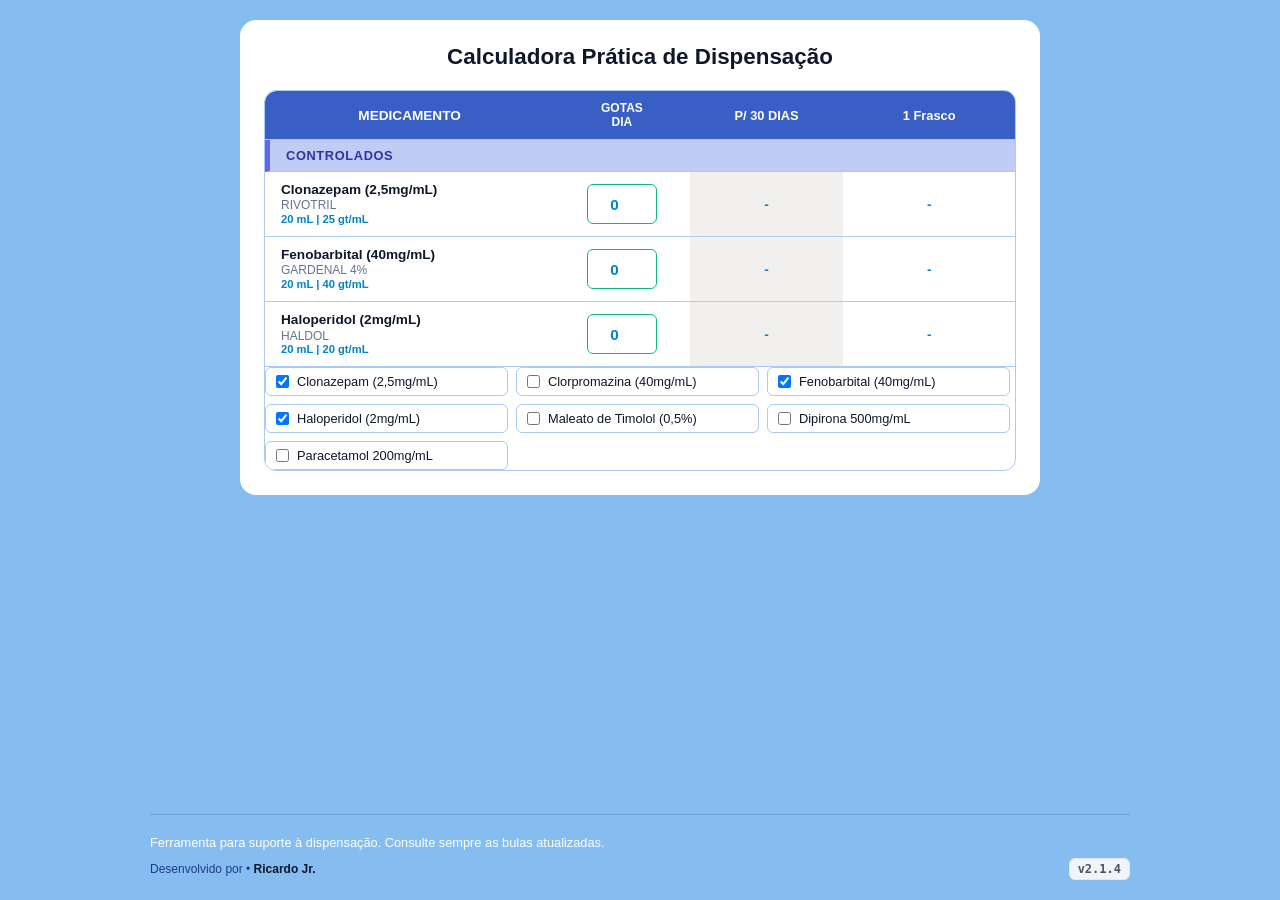
<file: index.html>
<!DOCTYPE html>
<html lang="pt-BR">
<head>
    <meta charset="UTF-8">
    <meta name="viewport" content="width=device-width, initial-scale=1.0">
    <title>Calculadora de Dispensação de Gotas com Seleção</title>
    <link rel="stylesheet" href="css/styles.css">
</head>
<body>

    <div class="container">
        <div class="header-titulo">
            <h2>Calculadora Prática de Dispensação</h2>
        </div>

        <!-- TABELA DE RESULTADOS -->
        <div class="table-wrapper">
            <table id="medTabela">
                <thead>
                    <tr>
                        <th class="header-med">MEDICAMENTO</th>
                        <th class="col-gotas-head">GOTAS<br>DIA</th>
                        <th class="header-escura">P/ 30 DIAS</th>
                        <th class="header-frasco">1 Frasco</th>
                    </tr>
                </thead>
                <tbody>
                    
                    <tr class="cat-row" data-cat="gotas">
                        <td colspan="4" class="cat-header-controlados">Controlados</td>
                    </tr>

                    <tr id="med-rivotril" data-cat="gotas" data-vol="20" data-fator="25" data-totalgotas="500">
                        <td class="col-medicamento">Clonazepam (2,5mg/mL)<span>RIVOTRIL</span> <small>20 mL | 25 gt/mL</small></td>
                        <td class="col-gotas-cell"><input type="number" class="input-gotas" value="0" min="1" oninput="calcular(this)"></td>
                        <td class="cell-escura res-30">-</td>
                        <td class="cell-pink res-duracao">-</td>
                    </tr>

                    <tr id="med-amplictil" data-cat="gotas" data-vol="20" data-fator="40" data-totalgotas="800">
                        <td class="col-medicamento">Clorpromazina (40mg/mL)<span>AMPLICTIL 4%</span> <small>20 mL | 40 gt/mL</small></td>
                        <td class="col-gotas-cell"><input type="number" class="input-gotas" value="0" min="1" oninput="calcular(this)"></td>
                        <td class="cell-escura res-30">-</td>
                        <td class="cell-pink res-duracao">-</td>
                    </tr>

                    <tr id="med-gardenal" data-cat="gotas" data-vol="20" data-fator="40" data-totalgotas="800">
                        <td class="col-medicamento">Fenobarbital (40mg/mL)<span>GARDENAL 4%</span> <small>20 mL | 40 gt/mL</small></td>
                        <td class="col-gotas-cell"><input type="number" class="input-gotas" value="0" min="1" oninput="calcular(this)"></td>
                        <td class="cell-escura res-30">-</td>
                        <td class="cell-pink res-duracao">-</td>
                    </tr>

                    <tr id="med-haldol" data-cat="gotas" data-vol="20" data-fator="20" data-totalgotas="400">
                        <td class="col-medicamento">Haloperidol (2mg/mL)<span>HALDOL</span> <small>20 mL | 20 gt/mL</small></td>
                        <td class="col-gotas-cell"><input type="number" class="input-gotas" value="0" min="1" oninput="calcular(this)"></td>
                        <td class="cell-escura res-30">-</td>
                        <td class="cell-pink res-duracao">-</td>
                    </tr>

                    <!-- 2. COLÍRIOS -->
                    <tr class="cat-row" data-cat="colirios">
                        <td colspan="4" class="cat-header-colirios">Colírios</td>
                    </tr>

                    <tr id="med-timolol" data-cat="colirios" data-vol="5" data-fator="30" data-totalgotas="150">
                        <td class="col-medicamento">Maleato de Timolol (0,5%) <small>5 mL | 30 gt/mL </small></td>
                        <td class="col-gotas-cell"><input type="number" class="input-gotas" value="0" min="1" oninput="calcular(this)"></td>
                        <td class="cell-escura res-30">-</td>
                        <td class="cell-pink res-duracao">-</td>
                    </tr>

                    <!-- 3. USO GERAL / ANALGÉSICOS -->
                    <tr class="cat-row" data-cat="geral">
                        <td colspan="4" class="cat-header-geral">Analgésicos</td>
                    </tr>
                    <tr id="med-dipirona" data-cat="geral" data-vol="20" data-fator="20" data-totalgotas="400">
                        <td class="col-medicamento">Dipirona 500mg/mL <small>20 mL | 20 gt/mL</small></td>
                        <td class="col-gotas-cell"><input type="number" class="input-gotas" value="0" min="1" oninput="calcular(this)"></td>
                        <td class="cell-escura res-30">-</td>
                        <td class="cell-pink res-duracao">-</td>
                    </tr>

                    <tr id="med-paracetamol" data-cat="geral" data-vol="15" data-fator="20" data-totalgotas="300">
                        <td class="col-medicamento">Paracetamol 200mg/mL<small>15 mL | 20 gt/mL</small></td>
                        <td class="col-gotas-cell"><input type="number" class="input-gotas" value="0" min="1" oninput="calcular(this)"></td>
                        <td class="cell-escura res-30">-</td>
                        <td class="cell-pink res-duracao">-</td>
                    </tr>
                    
                </tbody>
            </table>
            <div id="vazioMsg" class="vazio-msg hidden">Nenhum medicamento selecionado para exibição.</div>
        
                        <div class="checkbox-grid" id="checkboxGrid">
                <!-- Gerado via JavaScript -->
            </div>
        </div> 
        </div>
        
    </div>
    <!-- RODAPÉ -->
    <footer class="system-rodape">
        <p class="nota-rodape">
            Ferramenta para suporte à dispensação. Consulte sempre as bulas atualizadas.
        </p>
        <div class="autor-info">
            Desenvolvido por &bull;<strong> Ricardo Jr.</strong>
        </div>
        <div class="version-badge">
            v2.1.4
        </div>
    </footer>

    <script src="javascript/script.js"></script>

</body>
</html>
</file>
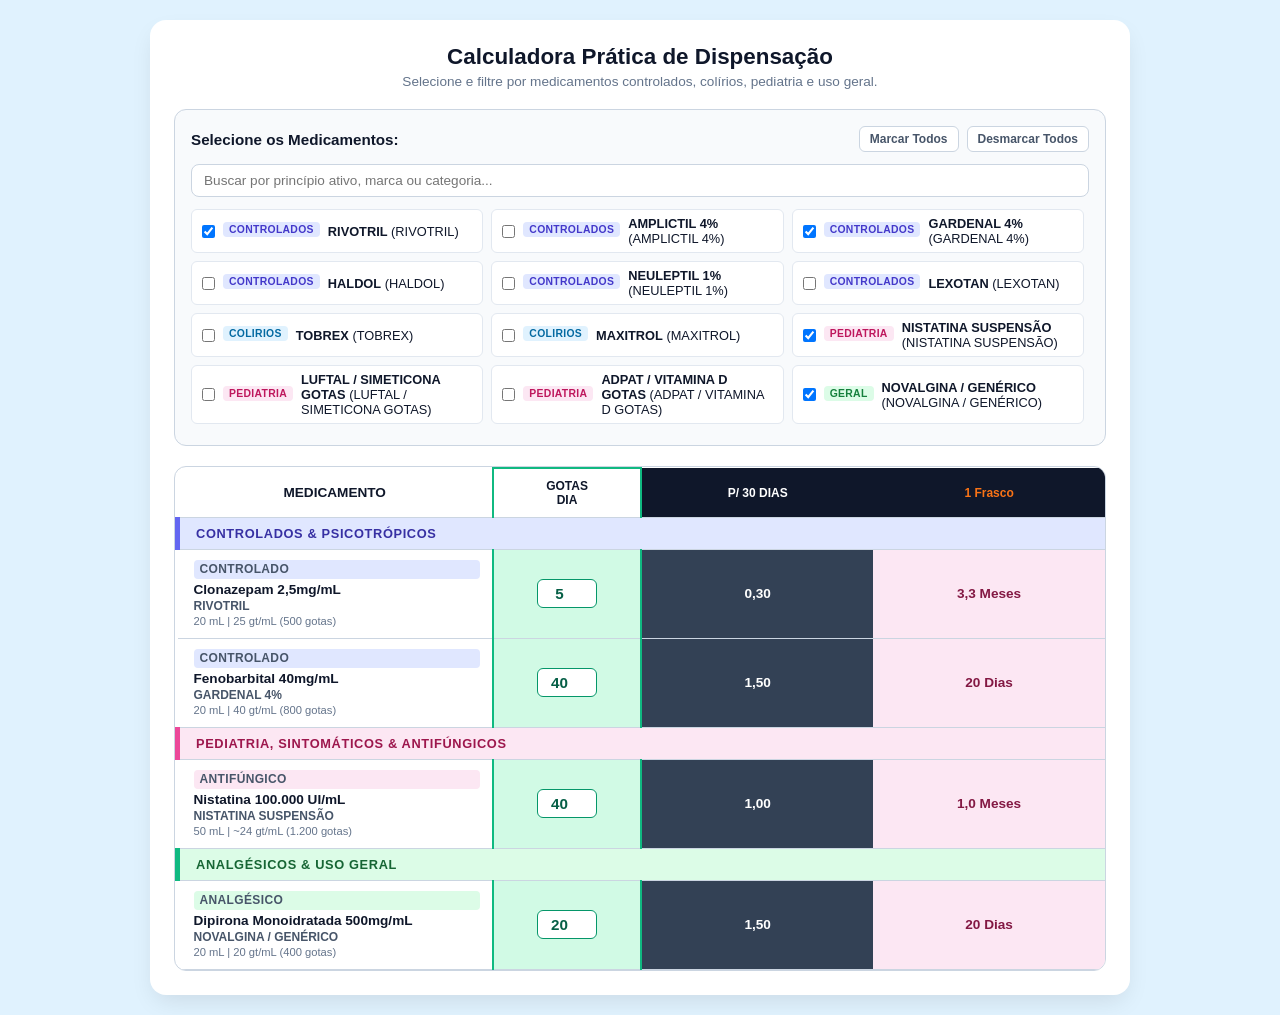
<file: teste.html>
<!DOCTYPE html>
<html lang="pt-BR">
<head>
    <meta charset="UTF-8">
    <meta name="viewport" content="width=device-width, initial-scale=1.0">
    <title>Calculadora de Dispensação de Gotas por Categoria</title>
    <style>
        :root {
            --bg-page: #e0f2fe;
            --card-bg: #ffffff;
            --border-color: #cbd5e1;
            --text-dark: #0f172a;
            --green-bg: #d1fae5;
            --green-border: #10b981;
            --dark-header: #0f172a;
            --dark-cell: #334155;
            --pink-cell: #fce7f3;
            --orange-text: #f97316;
            --primary: #0284c7;
            
            /* Cores de Categoria */
            --cat-controlados: #6366f1;
            --cat-colirios: #0284c7;
            --cat-pediatria: #ec4899;
            --cat-geral: #10b981;
        }

        * {
            box-sizing: border-box;
            margin: 0;
            padding: 0;
            font-family: -apple-system, BlinkMacSystemFont, "Segoe UI", Roboto, Helvetica, Arial, sans-serif;
        }

        body {
            background-color: var(--bg-page);
            color: var(--text-dark);
            display: flex;
            justify-content: center;
            align-items: flex-start;
            min-height: 100vh;
            padding: 20px;
        }

        .container {
            background-color: var(--card-bg);
            border-radius: 16px;
            box-shadow: 0 10px 25px -5px rgba(0, 0, 0, 0.1);
            padding: 24px;
            max-width: 980px;
            width: 100%;
        }

        .header-title {
            text-align: center;
            margin-bottom: 20px;
        }

        .header-title h2 {
            font-size: 1.4rem;
            color: var(--text-dark);
            font-weight: 700;
        }

        .header-title p {
            font-size: 0.85rem;
            color: #64748b;
            margin-top: 4px;
        }

        /* PAINEL DE SELEÇÃO */
        .selection-panel {
            background-color: #f8fafc;
            border: 1px solid var(--border-color);
            border-radius: 12px;
            padding: 16px;
            margin-bottom: 20px;
        }

        .panel-header {
            display: flex;
            justify-content: space-between;
            align-items: center;
            margin-bottom: 12px;
            flex-wrap: wrap;
            gap: 10px;
        }

        .panel-header h3 {
            font-size: 0.95rem;
            color: var(--text-dark);
        }

        .panel-controls {
            display: flex;
            gap: 8px;
        }

        .btn-ctrl {
            background: #ffffff;
            border: 1px solid var(--border-color);
            padding: 5px 10px;
            border-radius: 6px;
            font-size: 0.75rem;
            font-weight: 600;
            cursor: pointer;
            color: #475569;
            transition: all 0.2s;
        }

        .btn-ctrl:hover {
            border-color: var(--primary);
            color: var(--primary);
        }

        .search-box {
            width: 100%;
            padding: 8px 12px;
            border: 1px solid var(--border-color);
            border-radius: 8px;
            font-size: 0.85rem;
            margin-bottom: 12px;
            outline: none;
        }

        .search-box:focus {
            border-color: var(--primary);
        }

        .checkbox-grid {
            display: grid;
            grid-template-columns: repeat(auto-fill, minmax(230px, 1fr));
            gap: 8px;
            max-height: 220px;
            overflow-y: auto;
            padding-right: 5px;
        }

        .checkbox-item {
            display: flex;
            align-items: center;
            gap: 8px;
            font-size: 0.8rem;
            background: #ffffff;
            padding: 6px 10px;
            border-radius: 6px;
            border: 1px solid #e2e8f0;
            cursor: pointer;
            user-select: none;
            transition: background 0.15s;
        }

        .checkbox-item:hover {
            background: #f1f5f9;
        }

        .checkbox-item input {
            cursor: pointer;
        }

        /* BADGES DE CATEGORIA */
        .cat-tag {
            font-size: 0.65rem;
            font-weight: 700;
            text-transform: uppercase;
            padding: 2px 6px;
            border-radius: 4px;
            letter-spacing: 0.03em;
            display: inline-block;
            margin-bottom: 3px;
        }

        .tag-controlados { background-color: #e0e7ff; color: #4338ca; }
        .tag-colirios { background-color: #e0f2fe; color: #0369a1; }
        .tag-pediatria { background-color: #fce7f3; color: #be185d; }
        .tag-geral { background-color: #dcfce7; color: #15803d; }

        /* CABEÇALHOS DE CATEGORIA NA TABELA */
        .cat-row td {
            font-weight: 800;
            text-transform: uppercase;
            font-size: 0.8rem;
            text-align: left;
            padding: 8px 16px;
            letter-spacing: 0.05em;
        }

        .cat-header-controlados { background-color: #e0e7ff; color: #3730a3; border-left: 5px solid var(--cat-controlados); }
        .cat-header-colirios { background-color: #e0f2fe; color: #075985; border-left: 5px solid var(--cat-colirios); }
        .cat-header-pediatria { background-color: #fce7f3; color: #9d174d; border-left: 5px solid var(--cat-pediatria); }
        .cat-header-geral { background-color: #dcfce7; color: #166534; border-left: 5px solid var(--cat-geral); }

        /* TABELA */
        .table-wrapper {
            overflow-x: auto;
            border-radius: 12px;
            border: 1px solid var(--border-color);
        }

        table {
            width: 100%;
            border-collapse: collapse;
            text-align: center;
            font-size: 0.85rem;
        }

        th, td {
            padding: 10px 12px;
            border-bottom: 1px solid var(--border-color);
            vertical-align: middle;
        }

        .col-medicamento {
            font-weight: 700;
            text-align: left;
            padding-left: 16px;
            color: var(--text-dark);
            line-height: 1.25;
            width: 34%;
        }

        .col-medicamento span {
            display: block;
            font-size: 0.75rem;
            font-weight: 600;
            color: #475569;
        }

        .col-medicamento small {
            display: block;
            font-size: 0.7rem;
            color: #64748b;
            font-weight: 500;
        }

        .col-gotas-head {
            background-color: #ffffff;
            border-top: 2px solid var(--green-border);
            border-left: 2px solid var(--green-border);
            border-right: 2px solid var(--green-border);
            color: var(--text-dark);
            font-weight: 800;
            font-size: 0.75rem;
        }

        .col-gotas-cell {
            background-color: var(--green-bg);
            border-left: 2px solid var(--green-border);
            border-right: 2px solid var(--green-border);
            width: 16%;
        }

        .input-gotas {
            width: 60px;
            padding: 5px 6px;
            border: 1px solid #059669;
            border-radius: 6px;
            text-align: center;
            font-size: 0.95rem;
            font-weight: 700;
            color: #065f46;
            background-color: #ffffff;
            outline: none;
        }

        .header-black {
            background-color: var(--dark-header);
            color: #ffffff;
            font-weight: 700;
            font-size: 0.75rem;
            width: 25%;
        }

        .cell-dark {
            background-color: var(--dark-cell);
            color: #ffffff;
            font-weight: 700;
        }

        .header-frasco {
            background-color: var(--dark-header);
            color: var(--orange-text);
            font-weight: 800;
            font-size: 0.75rem;
            width: 25%;
        }

        .cell-pink {
            background-color: var(--pink-cell);
            color: #831843;
            font-weight: 700;
        }

        .hidden {
            display: none !important;
        }

        .empty-msg {
            text-align: center;
            padding: 30px;
            color: #64748b;
            font-size: 0.9rem;
        }
    </style>
</head>
<body>

    <div class="container">
        <div class="header-title">
            <h2>Calculadora Prática de Dispensação</h2>
            <p>Selecione e filtre por medicamentos controlados, colírios, pediatria e uso geral.</p>
        </div>

        <!-- PAINEL DE SELEÇÃO -->
        <div class="selection-panel">
            <div class="panel-header">
                <h3>Selecione os Medicamentos:</h3>
                <div class="panel-controls">
                    <button type="button" class="btn-ctrl" onclick="toggleTodos(true)">Marcar Todos</button>
                    <button type="button" class="btn-ctrl" onclick="toggleTodos(false)">Desmarcar Todos</button>
                </div>
            </div>
            
            <input type="text" id="searchBox" class="search-box" placeholder="Buscar por princípio ativo, marca ou categoria..." oninput="filtrarOpcoes()">

            <div class="checkbox-grid" id="checkboxGrid">
                <!-- Gerado via JavaScript -->
            </div>
        </div>

        <!-- TABELA DE RESULTADOS -->
        <div class="table-wrapper">
            <table id="medTable">
                <thead>
                    <tr>
                        <th>MEDICAMENTO</th>
                        <th class="col-gotas-head">GOTAS<br>DIA</th>
                        <th class="header-black">P/ 30 DIAS</th>
                        <th class="header-frasco">1 Frasco</th>
                    </tr>
                </thead>
                <tbody>

                    <!-- 1. CONTROLADOS / PSICOTRÓPICOS -->
                    <tr class="cat-row" data-cat="controlados">
                        <td colspan="4" class="cat-header-controlados">Controlados & Psicotrópicos</td>
                    </tr>

                    <tr id="med-rivotril" data-cat="controlados" data-vol="20" data-fator="25" data-totalgotas="500">
                        <td class="col-medicamento">
                            <span class="cat-tag tag-controlados">Controlado</span>
                            Clonazepam 2,5mg/mL
                            <span>RIVOTRIL</span>
                            <small>20 mL | 25 gt/mL (500 gotas)</small>
                        </td>
                        <td class="col-gotas-cell"><input type="number" class="input-gotas" value="5" min="1" oninput="calcular(this)"></td>
                        <td class="cell-dark res-30">-</td>
                        <td class="cell-pink res-duracao">-</td>
                    </tr>

                    <tr id="med-amplictil" data-cat="controlados" data-vol="20" data-fator="40" data-totalgotas="800">
                        <td class="col-medicamento">
                            <span class="cat-tag tag-controlados">Controlado</span>
                            Clorpromazina 40mg/mL
                            <span>AMPLICTIL 4%</span>
                            <small>20 mL | 40 gt/mL (800 gotas)</small>
                        </td>
                        <td class="col-gotas-cell"><input type="number" class="input-gotas" value="20" min="1" oninput="calcular(this)"></td>
                        <td class="cell-dark res-30">-</td>
                        <td class="cell-pink res-duracao">-</td>
                    </tr>

                    <tr id="med-gardenal" data-cat="controlados" data-vol="20" data-fator="40" data-totalgotas="800">
                        <td class="col-medicamento">
                            <span class="cat-tag tag-controlados">Controlado</span>
                            Fenobarbital 40mg/mL
                            <span>GARDENAL 4%</span>
                            <small>20 mL | 40 gt/mL (800 gotas)</small>
                        </td>
                        <td class="col-gotas-cell"><input type="number" class="input-gotas" value="40" min="1" oninput="calcular(this)"></td>
                        <td class="cell-dark res-30">-</td>
                        <td class="cell-pink res-duracao">-</td>
                    </tr>

                    <tr id="med-haldol" data-cat="controlados" data-vol="30" data-fator="20" data-totalgotas="600">
                        <td class="col-medicamento">
                            <span class="cat-tag tag-controlados">Controlado</span>
                            Haloperidol 2mg/mL
                            <span>HALDOL</span>
                            <small>30 mL | 20 gt/mL (600 gotas)</small>
                        </td>
                        <td class="col-gotas-cell"><input type="number" class="input-gotas" value="20" min="1" oninput="calcular(this)"></td>
                        <td class="cell-dark res-30">-</td>
                        <td class="cell-pink res-duracao">-</td>
                    </tr>

                    <tr id="med-neuleptil1" data-cat="controlados" data-vol="20" data-fator="40" data-totalgotas="800">
                        <td class="col-medicamento">
                            <span class="cat-tag tag-controlados">Controlado</span>
                            Periciazina 10mg/mL
                            <span>NEULEPTIL 1%</span>
                            <small>20 mL | 40 gt/mL (800 gotas)</small>
                        </td>
                        <td class="col-gotas-cell"><input type="number" class="input-gotas" value="10" min="1" oninput="calcular(this)"></td>
                        <td class="cell-dark res-30">-</td>
                        <td class="cell-pink res-duracao">-</td>
                    </tr>

                    <tr id="med-lexotan" data-cat="controlados" data-vol="20" data-fator="25" data-totalgotas="500">
                        <td class="col-medicamento">
                            <span class="cat-tag tag-controlados">Controlado</span>
                            Bromazepam 2,5mg/mL
                            <span>LEXOTAN</span>
                            <small>20 mL | 25 gt/mL (500 gotas)</small>
                        </td>
                        <td class="col-gotas-cell"><input type="number" class="input-gotas" value="15" min="1" oninput="calcular(this)"></td>
                        <td class="cell-dark res-30">-</td>
                        <td class="cell-pink res-duracao">-</td>
                    </tr>

                    <!-- 2. OFTALMOLOGIA / COLÍRIOS -->
                    <tr class="cat-row" data-cat="colirios">
                        <td colspan="4" class="cat-header-colirios">Oftalmologia & Colírios</td>
                    </tr>

                    <tr id="med-tobrex" data-cat="colirios" data-vol="5" data-fator="33" data-totalgotas="165">
                        <td class="col-medicamento">
                            <span class="cat-tag tag-colirios">Colírio</span>
                            Tobramicina 3mg/mL
                            <span>TOBREX</span>
                            <small>5 mL | 33 gt/mL (165 gotas)</small>
                        </td>
                        <td class="col-gotas-cell"><input type="number" class="input-gotas" value="4" min="1" oninput="calcular(this)"></td>
                        <td class="cell-dark res-30">-</td>
                        <td class="cell-pink res-duracao">-</td>
                    </tr>

                    <tr id="med-maxitrol" data-cat="colirios" data-vol="5" data-fator="22" data-totalgotas="110">
                        <td class="col-medicamento">
                            <span class="cat-tag tag-colirios">Colírio</span>
                            Dexametasona + Neomicina + Polimixina B
                            <span>MAXITROL</span>
                            <small>5 mL | 22 gt/mL (110 gotas)</small>
                        </td>
                        <td class="col-gotas-cell"><input type="number" class="input-gotas" value="4" min="1" oninput="calcular(this)"></td>
                        <td class="cell-dark res-30">-</td>
                        <td class="cell-pink res-duracao">-</td>
                    </tr>

                    <!-- 3. PEDIATRIA & GASTRO -->
                    <tr class="cat-row" data-cat="pediatria">
                        <td colspan="4" class="cat-header-pediatria">Pediatria, Sintomáticos & Antifúngicos</td>
                    </tr>

                    <tr id="med-nistatina" data-cat="pediatria" data-vol="50" data-fator="24" data-totalgotas="1200">
                        <td class="col-medicamento">
                            <span class="cat-tag tag-pediatria">Antifúngico</span>
                            Nistatina 100.000 UI/mL
                            <span>NISTATINA SUSPENSÃO</span>
                            <small>50 mL | ~24 gt/mL (1.200 gotas)</small>
                        </td>
                        <td class="col-gotas-cell"><input type="number" class="input-gotas" value="40" min="1" oninput="calcular(this)"></td>
                        <td class="cell-dark res-30">-</td>
                        <td class="cell-pink res-duracao">-</td>
                    </tr>

                    <tr id="med-simeticona" data-cat="pediatria" data-vol="15" data-fator="30" data-totalgotas="450">
                        <td class="col-medicamento">
                            <span class="cat-tag tag-pediatria">Gastro</span>
                            Simeticona 75mg/mL
                            <span>LUFTAL / SIMETICONA GOTAS</span>
                            <small>15 mL | 30 gt/mL (450 gotas)</small>
                        </td>
                        <td class="col-gotas-cell"><input type="number" class="input-gotas" value="15" min="1" oninput="calcular(this)"></td>
                        <td class="cell-dark res-30">-</td>
                        <td class="cell-pink res-duracao">-</td>
                    </tr>

                    <tr id="med-dimeticona" data-cat="pediatria" data-vol="10" data-fator="20" data-totalgotas="200">
                        <td class="col-medicamento">
                            <span class="cat-tag tag-pediatria">Vitamina</span>
                            Colecalciferol (Vit. D3) 200 UI/gota
                            <span>ADPAT / VITAMINA D GOTAS</span>
                            <small>10 mL | 20 gt/mL (200 gotas)</small>
                        </td>
                        <td class="col-gotas-cell"><input type="number" class="input-gotas" value="2" min="1" oninput="calcular(this)"></td>
                        <td class="cell-dark res-30">-</td>
                        <td class="cell-pink res-duracao">-</td>
                    </tr>

                    <!-- 4. USO GERAL / ANALGÉSICOS -->
                    <tr class="cat-row" data-cat="geral">
                        <td colspan="4" class="cat-header-geral">Analgésicos & Uso Geral</td>
                    </tr>

                    <tr id="med-dipirona" data-cat="geral" data-vol="20" data-fator="20" data-totalgotas="400">
                        <td class="col-medicamento">
                            <span class="cat-tag tag-geral">Analgésico</span>
                            Dipirona Monoidratada 500mg/mL
                            <span>NOVALGINA / GENÉRICO</span>
                            <small>20 mL | 20 gt/mL (400 gotas)</small>
                        </td>
                        <td class="col-gotas-cell"><input type="number" class="input-gotas" value="20" min="1" oninput="calcular(this)"></td>
                        <td class="cell-dark res-30">-</td>
                        <td class="cell-pink res-duracao">-</td>
                    </tr>

                    <tr id="med-paracetamol" data-cat="geral" data-vol="15" data-fator="20" data-totalgotas="300">
                        <td class="col-medicamento">
                            <span class="cat-tag tag-geral">Analgésico</span>
                            Paracetamol 200mg/mL
                            <span>TYLENOL GOTAS</span>
                            <small>15 mL | 20 gt/mL (300 gotas)</small>
                        </td>
                        <td class="col-gotas-cell"><input type="number" class="input-gotas" value="15" min="1" oninput="calcular(this)"></td>
                        <td class="cell-dark res-30">-</td>
                        <td class="cell-pink res-duracao">-</td>
                    </tr>

                    <tr id="med-metoclopramida" data-cat="geral" data-vol="10" data-fator="20" data-totalgotas="200">
                        <td class="col-medicamento">
                            <span class="cat-tag tag-geral">Antiemético</span>
                            Cloridrato de Metoclopramida 4mg/mL
                            <span>PLASIL GOTAS</span>
                            <small>10 mL | 20 gt/mL (200 gotas)</small>
                        </td>
                        <td class="col-gotas-cell"><input type="number" class="input-gotas" value="25" min="1" oninput="calcular(this)"></td>
                        <td class="cell-dark res-30">-</td>
                        <td class="cell-pink res-duracao">-</td>
                    </tr>

                </tbody>
            </table>
            <div id="emptyMsg" class="empty-msg hidden">Nenhum medicamento selecionado para exibição.</div>
        </div>
    </div>

    <script>
        // 1. Inicializar Painel de Checkboxes com Badges
        function initCheckboxes() {
            const grid = document.getElementById('checkboxGrid');
            const rows = document.querySelectorAll('#medTable tbody tr:not(.cat-row)');
            
            // Padrão selecionado inicial
            const selecionadosPadrao = ['med-rivotril', 'med-gardenal', 'med-nistatina', 'med-dipirona'];

            rows.forEach(tr => {
                const id = tr.id;
                const cat = tr.dataset.cat;
                const nomeMedicamento = tr.querySelector('.col-medicamento').childNodes[3].textContent.trim();
                const marca = tr.querySelector('.col-medicamento span:not(.cat-tag)').textContent.trim();
                const isChecked = selecionadosPadrao.includes(id);

                const item = document.createElement('label');
                item.className = 'checkbox-item';
                item.innerHTML = `
                    <input type="checkbox" data-target="${id}" ${isChecked ? 'checked' : ''} onchange="atualizarVisibilidade()">
                    <span class="cat-tag tag-${cat}">${cat}</span>
                    <span><strong>${marca}</strong> (${nomeMedicamento})</span>
                `;
                grid.appendChild(item);

                if (!isChecked) {
                    tr.classList.add('hidden');
                }
            });

            atualizarVisibilidade();
        }

        // 2. Gerenciar Visibilidade de Linhas e Cabeçalhos por Categoria
        function atualizarVisibilidade() {
            const checkboxes = document.querySelectorAll('#checkboxGrid input[type="checkbox"]');
            const contagemCategorias = {
                controlados: 0,
                colirios: 0,
                pediatria: 0,
                geral: 0
            };

            checkboxes.forEach(cb => {
                const tr = document.getElementById(cb.dataset.target);
                if (cb.checked) {
                    tr.classList.remove('hidden');
                    const cat = tr.dataset.cat;
                    if (contagemCategorias[cat] !== undefined) {
                        contagemCategorias[cat]++;
                    }
                } else {
                    tr.classList.add('hidden');
                }
            });

            // Atualiza cada faixa de categoria
            let totalVisiveis = 0;
            for (const [cat, count] of Object.entries(contagemCategorias)) {
                const catRow = document.querySelector(`.cat-row[data-cat="${cat}"]`);
                if (catRow) {
                    if (count > 0) {
                        catRow.classList.remove('hidden');
                    } else {
                        catRow.classList.add('hidden');
                    }
                }
                totalVisiveis += count;
            }

            // Exibir mensagem se tudo estiver desmarcado
            const emptyMsg = document.getElementById('emptyMsg');
            const table = document.getElementById('medTable');
            if (totalVisiveis === 0) {
                emptyMsg.classList.remove('hidden');
                table.classList.add('hidden');
            } else {
                emptyMsg.classList.add('hidden');
                table.classList.remove('hidden');
            }
        }

        // 3. Atalhos Marcar/Desmarcar
        function toggleTodos(status) {
            document.querySelectorAll('#checkboxGrid input[type="checkbox"]').forEach(cb => {
                if (cb.closest('.checkbox-item').style.display !== 'none') {
                    cb.checked = status;
                }
            });
            atualizarVisibilidade();
        }

        // 4. Busca por nome, marca ou categoria
        function filtrarOpcoes() {
            const termo = document.getElementById('searchBox').value.toLowerCase();
            document.querySelectorAll('#checkboxGrid .checkbox-item').forEach(item => {
                const texto = item.textContent.toLowerCase();
                if (texto.includes(termo)) {
                    item.style.display = 'flex';
                } else {
                    item.style.display = 'none';
                }
            });
        }

        // 5. Cálculo Dinâmico de Frascos e Duração
        function calcular(inputElement) {
            const tr = inputElement.closest('tr');
            const gotasDia = parseFloat(inputElement.value) || 0;
            
            const volFrasco = parseFloat(tr.dataset.vol) || 20;
            const fatorGotejador = parseFloat(tr.dataset.fator) || 20;
            const totalGotasFrasco = parseFloat(tr.dataset.totalgotas) || (volFrasco * fatorGotejador);

            const res30 = tr.querySelector('.res-30');
            const resDuracao = tr.querySelector('.res-duracao');

            if (gotasDia <= 0) {
                res30.innerText = "0,00";
                resDuracao.innerText = "0 Meses";
                return;
            }

            // Frascos para 30 dias: (Gotas por dia * 30) / Total de gotas no frasco
            const totalGotas30 = gotasDia * 30;
            const frascos30 = totalGotas30 / totalGotasFrasco;

            // Duração do frasco: Total de gotas / Gotas por dia
            const diasDuracao = totalGotasFrasco / gotasDia;
            const mesesDuracao = diasDuracao / 30;

            res30.innerText = frascos30.toFixed(2).replace('.', ',');
            
            if (mesesDuracao >= 1) {
                resDuracao.innerText = mesesDuracao.toFixed(1).replace('.', ',') + " Meses";
            } else {
                resDuracao.innerText = Math.round(diasDuracao) + " Dias";
            }
        }

        // Inicialização
        document.addEventListener("DOMContentLoaded", () => {
            initCheckboxes();
            document.querySelectorAll('.input-gotas').forEach(input => calcular(input));
        });
    </script>

</body>
</html>
</file>
<file: css/styles.css>
:root {
            --bg-pagina: #86bdf0;
            --bg-card: #ffffff;
            --border-color-tabela: #aacbf3;
            --texto-escuro: #0f172a;
            --border-input: #10b981;
            --header-tabela: #395fc5;
            --celula-escura: #f2f0ef;
            --font-azul: #0284c7;
            --font-verde: #0da773;

            /* Cores de Categoria */
            --cat-controlados: #6366f1;
            --cat-colirios: #0284c7;
            --cat-pediatria: #ec4899;
            --cat-geral: #10b981;
        }

        * {
            box-sizing: border-box;
            margin: 0;
            padding: 0;
            font-family: -apple-system, BlinkMacSystemFont, "Segoe UI", Roboto, Helvetica, Arial, sans-serif;
        }

        body {
            background-color: var(--bg-pagina);
            color: var(--texto-escuro);
            display: flex;
            flex-direction: column;
            align-items: center;
            min-height: 100vh;
            padding: 20px 20px 0 20px;
            box-sizing: border-box;
        }

        .container {
            background-color: var(--bg-card);
            border-radius: 16px;
            padding: 24px;
            max-width: 800px;
            width: 100%;
        }

        .header-titulo {
            text-align: center;
            margin-bottom: 20px;
        }

        .header-titulo h2 {
            font-size: 1.4rem;
            color: var(--texto-escuro);
            font-weight: 700;
        }

        /* PAINEL DE SELEÇÃO DOS MEDICAMENTOS */
        .selection-panel {
            background-color: var(--bg-card);
            border: 1px solid var(--border-color-tabela);
            border-radius: 12px;
            padding: 16px;
            margin-bottom: 20px;
        }

        .panel-header {
            display: flex;
            justify-content: space-between;
            align-items: center;
            margin-bottom: 12px;
            flex-wrap: wrap;
            gap: 10px;
        }

        .panel-header h3 {
            font-size: 0.95rem;
            color: var(--texto-escuro);
        }

        .panel-controls {
            display: flex;
            gap: 8px;
        }

        .btn-ctrl:hover {
            border-color: var(--font-azul);
            color: var(--font-azul);
        }

        .checkbox-grid {
            display: grid;
            grid-template-columns: repeat(auto-fill, minmax(200px, 1fr));
            gap: 8px;
            max-height: 180px;
            overflow-y: auto;
            padding-right: 5px;
        }

        .checkbox-item {
            display: flex;
            align-items: center;
            gap: 8px;
            font-size: 0.8rem;
            background: #ffffff;
            padding: 6px 10px;
            border-radius: 6px;
            border: 1px solid var(--border-color-tabela);
            cursor: pointer;
            user-select: none;
        }

        .checkbox-item:hover {
            background: #f1f5f9;
            border: 1px solid var(--border-color-tabela);
        }

        .checkbox-item input {
            cursor: pointer;
        }

        /* TABELA */
        .table-wrapper {
            overflow-x: hidden;
            border-radius: 12px;
            border: 1px solid var(--border-color-tabela);
        }

        table {
            width: 100%;
            border-collapse: separate;
            border-spacing: 0;
            text-align: center;
            font-size: 0.85rem;
        }

        th, td {
            padding: 10px 12px;
            border-bottom: 1px solid var(--border-color-tabela);
            vertical-align: middle;
        }
        
        /* CABEÇALHOS DE CATEGORIA NA TABELA */
        .cat-row td {
            font-weight: 800;
            text-transform: uppercase;
            font-size: 0.8rem;
            text-align: left;
            padding: 8px 16px;
            letter-spacing: 0.05em;
        }

        .cat-header-controlados {background-color: #bfccf5;color: #3730a3;border-left: 5px solid var(--cat-controlados); }
        .cat-header-colirios { background-color: #c9e7fc; color: #0a6697; border-left: 5px solid var(--cat-colirios); }
        .cat-header-geral { background-color: #dcfce7; color: #166534; border-left: 5px solid var(--cat-geral); }

        .category-header {
            background-color: var(--header-tabela);
            color: #ffffff;
            font-weight: 800;
            text-transform: uppercase;
            font-size: 0.8rem;
            text-align: left;
            padding-left: 16px;
        }

        .col-medicamento {
            font-weight: 700;
            text-align: left;
            padding-left: 16px;
            color: var(--texto-escuro);
            line-height: 1.2;
            width: 32%;
        }

        .col-medicamento span {
            display: block;
            font-size: 0.75rem;
            font-weight: 500;
            color: #64748b;
        }

        .col-medicamento small {
            display: block;
            font-size: 0.7rem;
            color: var(--font-azul);
            font-weight: 600;
        }

        .header-med{
            background-color: var(--header-tabela);
            border-top-left-radius: 12px;
            color: #ffffff;
        }
        .col-gotas-head {
            background-color: var(--header-tabela);
            color: #ffffff;
            font-size: 0.75rem;
        }

        .col-gotas-cell {
            width: 15%;
        }

        .input-gotas {
            width: 70px;
            height: 40px;
            padding: 5px 6px;
            border: 1px solid var(--border-input);
            border-radius: 6px;
            text-align: center;
            font-size: 0.95rem;
            font-weight: 700;
            color: var(--font-azul);
            background-color: #ffffff;
            outline: none;
        }

        .header-escura {
            background-color: var(--header-tabela);
            color: #ffffff;
            font-weight: 700;
            font-size: 0.8rem;
            width: 17%;
        }

        .cell-escura {
            background-color: var(--celula-escura);
            color: var(--font-azul);
            font-weight: 700;
        }

        .header-frasco {
            background-color: var(--header-tabela);
            color: #ffffff;
            font-weight: 800;
            font-size: 0.8rem;
            width: 19%;
        }

        .cell-pink {
            color: var(--font-azul);
            font-weight: 700;
        }

        .hidden {
            display: none !important;
        }

        .vazio-msg {
            text-align: center;
            padding: 30px;
            color: #64748b;
            font-size: 0.9rem;
        }

        /* RODAPÉ DO SISTEMA */
        .system-rodape {
            width: 100%;
            max-width: 980px;            /* Alinha com a largura do container */
            margin-top: auto;            /* EMPURRA O RODAPÉ PARA A MARGEM INFERIOR */
            padding: 16px 0 20px 0;
            display: flex;
            justify-content: space-between;
            align-items: center;
            flex-wrap: wrap;
            gap: 8px;
            font-size: 0.75rem;
            color: #1e3a8a;
            border-top: 1px solid rgba(15, 23, 42, 0.15);
        }

        .system-rodape .autor-info strong {
            color: var(--texto-escuro);
        }

        .system-rodape .version-badge {
            background-color: #f1f5f9;
            color: #475569;
            padding: 3px 8px;
            border-radius: 6px;
            font-weight: 700;
            font-family: monospace;
            border: 1px solid #e2e8f0;
        }

        .system-rodape .nota-rodape {
            width: 100%;
            font-size: 0.8rem;
            color: #ffffff;
            text-align: start;
            margin-top: 4px;
        }
</file>
